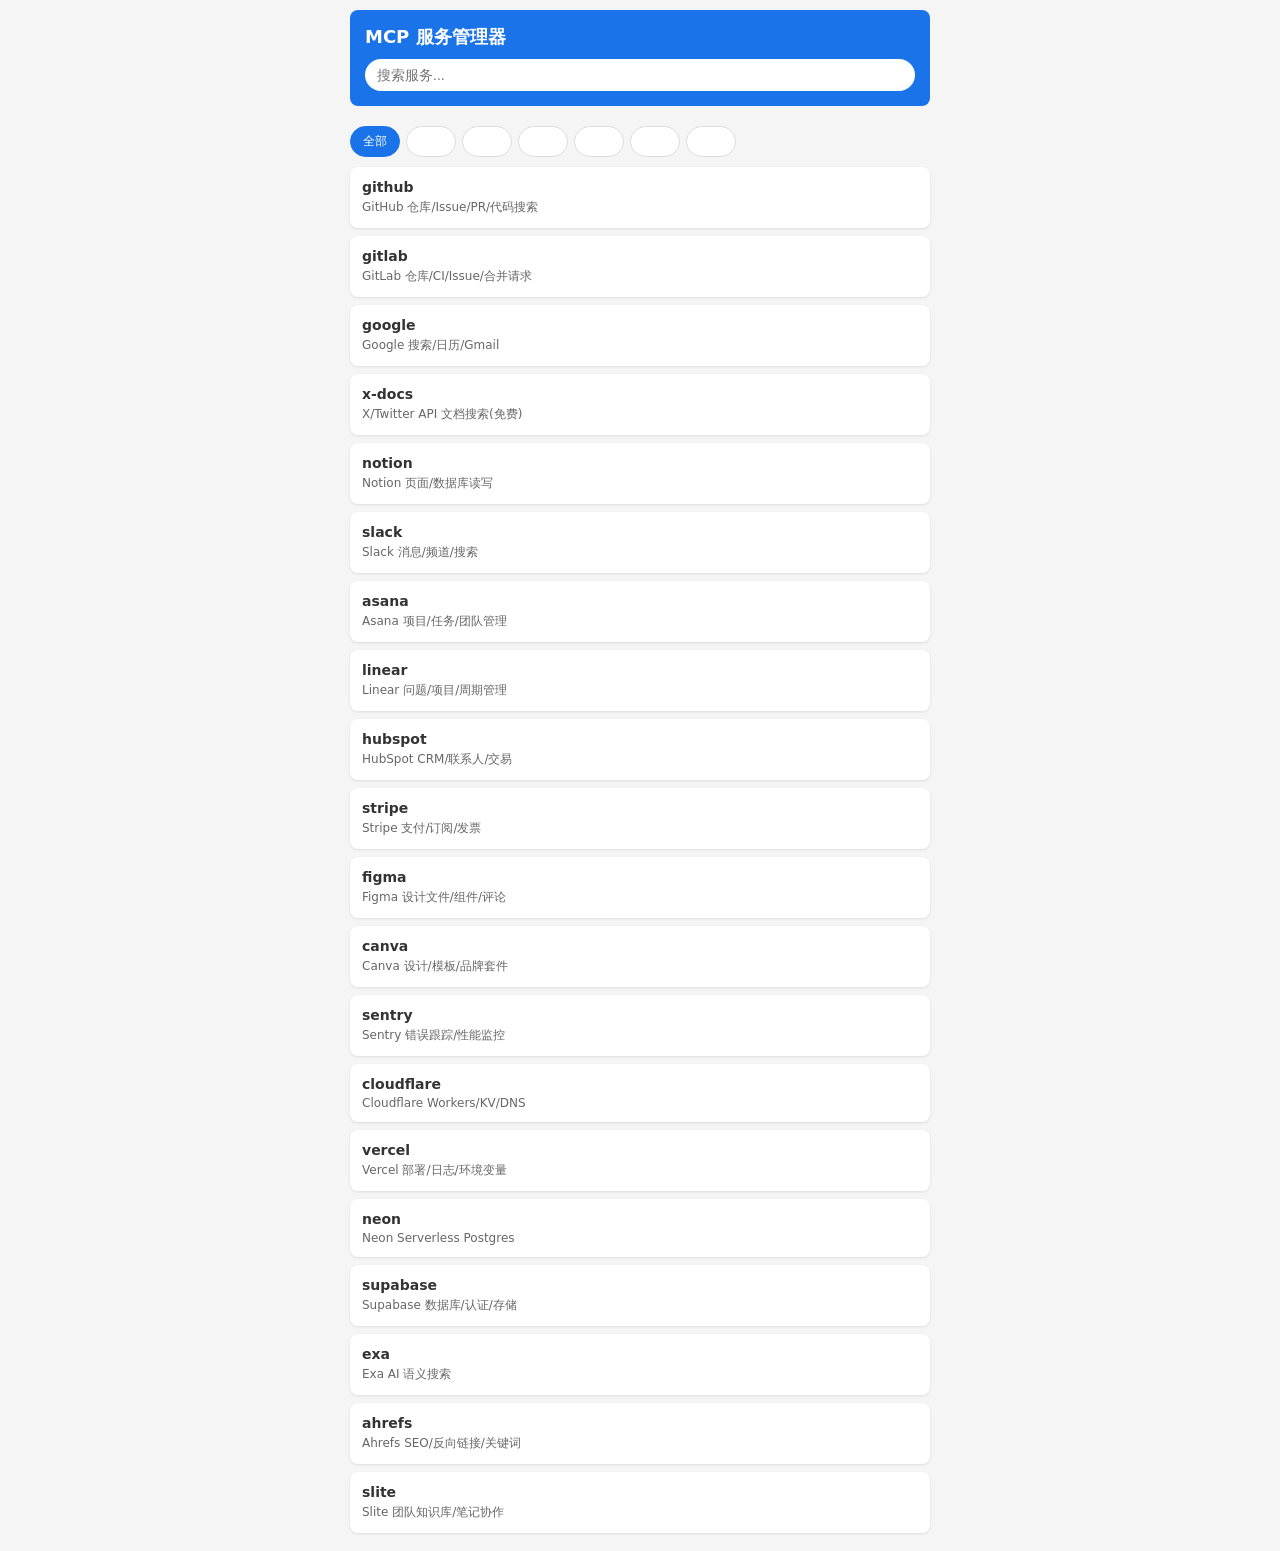
<file: index.html>
<!DOCTYPE html>
<html lang="zh-CN">
<head>
<meta charset="UTF-8">
<meta name="viewport" content="width=device-width, initial-scale=1.0">
<title>MCP 服务管理器</title>
<link rel="stylesheet" href="styles.css">
</head>
<body>
<div id="app">
  <header>
    <h1>MCP 服务管理器</h1>
    <input type="text" id="search" placeholder="搜索服务...">
  </header>
  <nav id="categories"></nav>
  <main id="list"></main>
  <div id="toast"></div>
  <div id="detail" class="hidden">
    <div class="detail-header">
      <button onclick="closeDetail()">← 返回</button>
      <button id="fav-btn" onclick="toggleFav()">☆ 收藏</button>
    </div>
    <h2 id="d-name"></h2>
    <p id="d-desc"></p>
    <pre id="d-config"></pre>
    <button onclick="copyConfig()">📋 复制配置</button>
  </div>
</div>
<script src="mcp-data.js"></script>
<script src="app.js"></script>
</body>
</html>
</file>
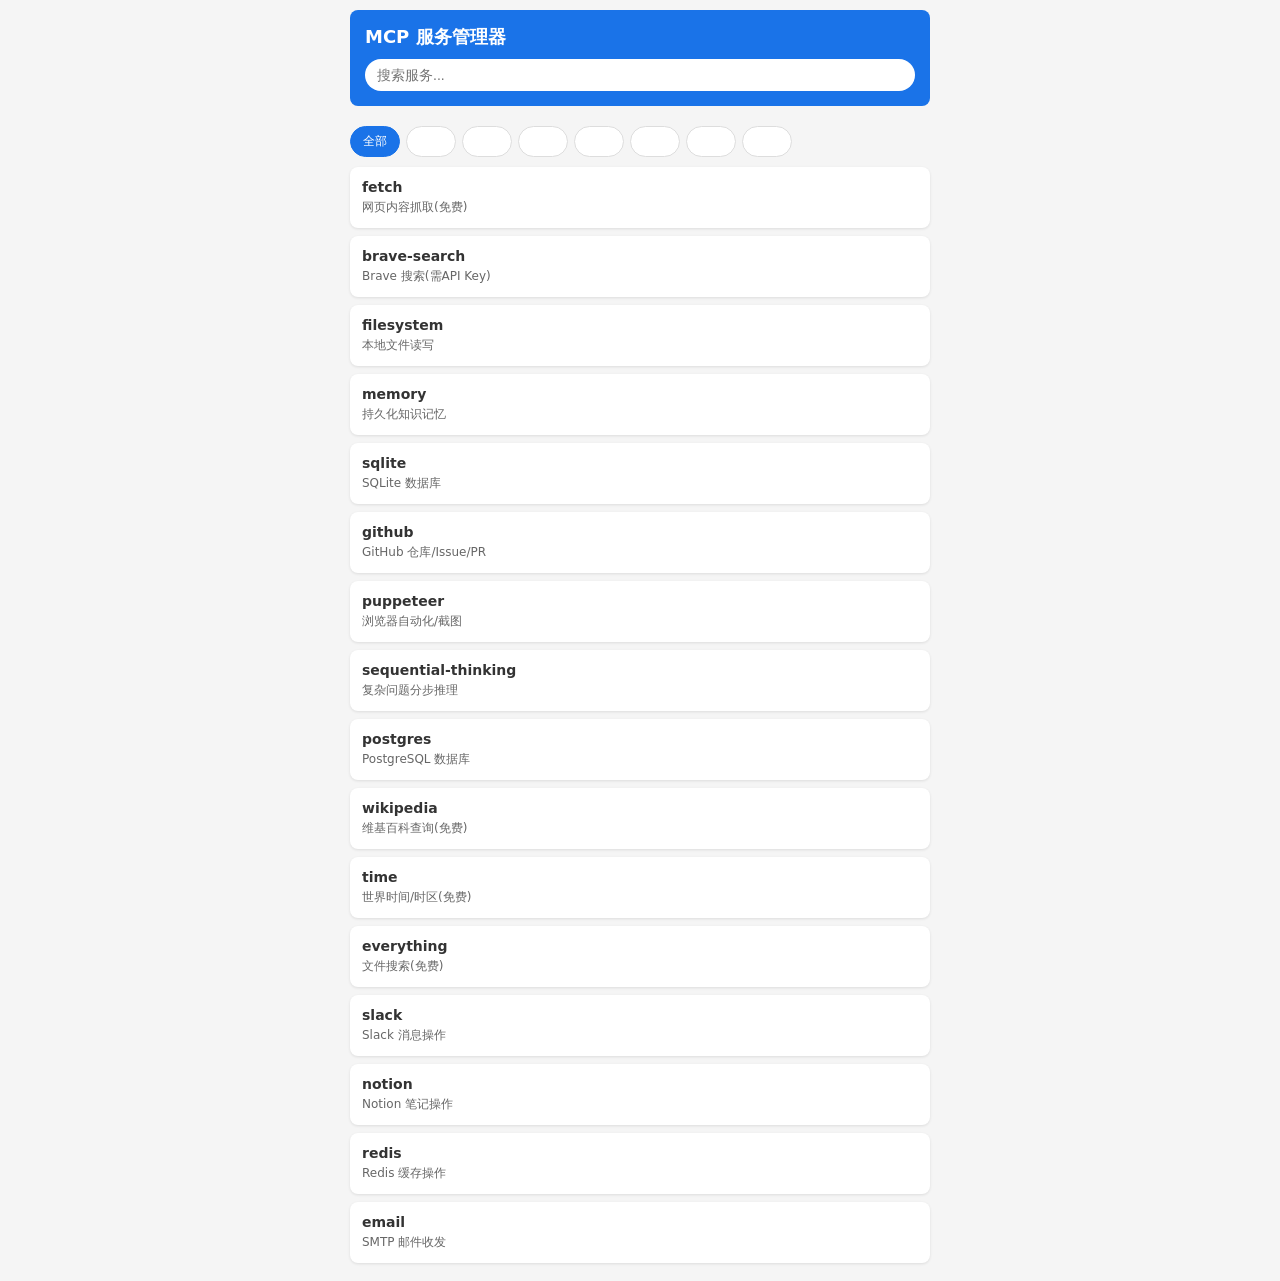
<file: app/src/main/assets/index.html>
<!DOCTYPE html>
<html lang="zh-CN">
<head>
<meta charset="UTF-8">
<meta name="viewport" content="width=device-width, initial-scale=1.0">
<title>MCP 服务管理器</title>
<link rel="stylesheet" href="styles.css">
</head>
<body>
<div id="app">
  <header>
    <h1>MCP 服务管理器</h1>
    <input type="text" id="search" placeholder="搜索服务...">
  </header>
  <nav id="categories"></nav>
  <main id="list"></main>
  <div id="toast"></div>
  <div id="editor" class="hidden">
    <div class="editor-header">
      <h2>编辑 mcp.json</h2>
      <button onclick="closeEditor()">关闭</button>
    </div>
    <textarea id="json-editor"></textarea>
    <button onclick="saveJson()">保存</button>
  </div>
  <div id="detail" class="hidden">
    <div class="detail-header">
      <button onclick="closeDetail()">← 返回</button>
      <button id="fav-btn" onclick="toggleFav()">☆ 收藏</button>
    </div>
    <h2 id="d-name"></h2>
    <p id="d-desc"></p>
    <pre id="d-config"></pre>
    <button onclick="copyConfig()">📋 复制配置</button>
  </div>
</div>
<script src="mcp-data.js"></script>
<script src="app.js"></script>
</body>
</html>
</file>
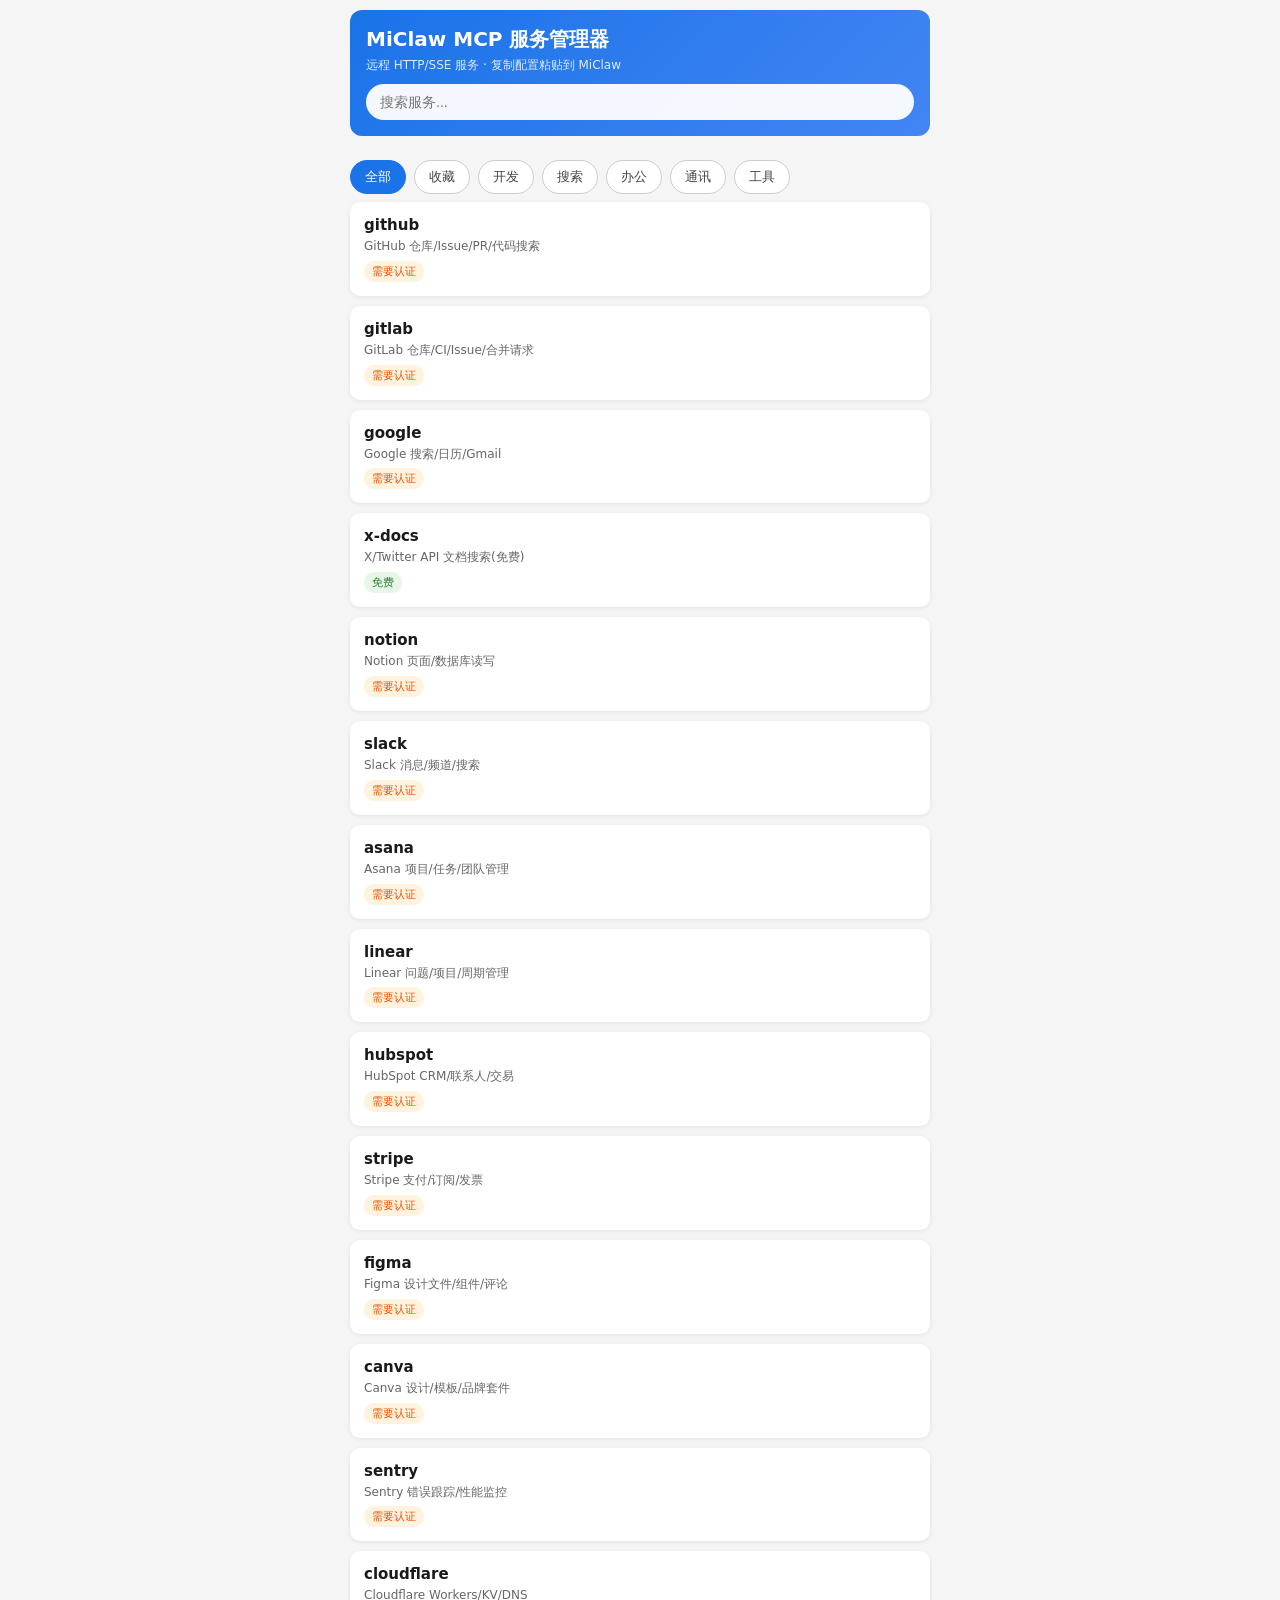
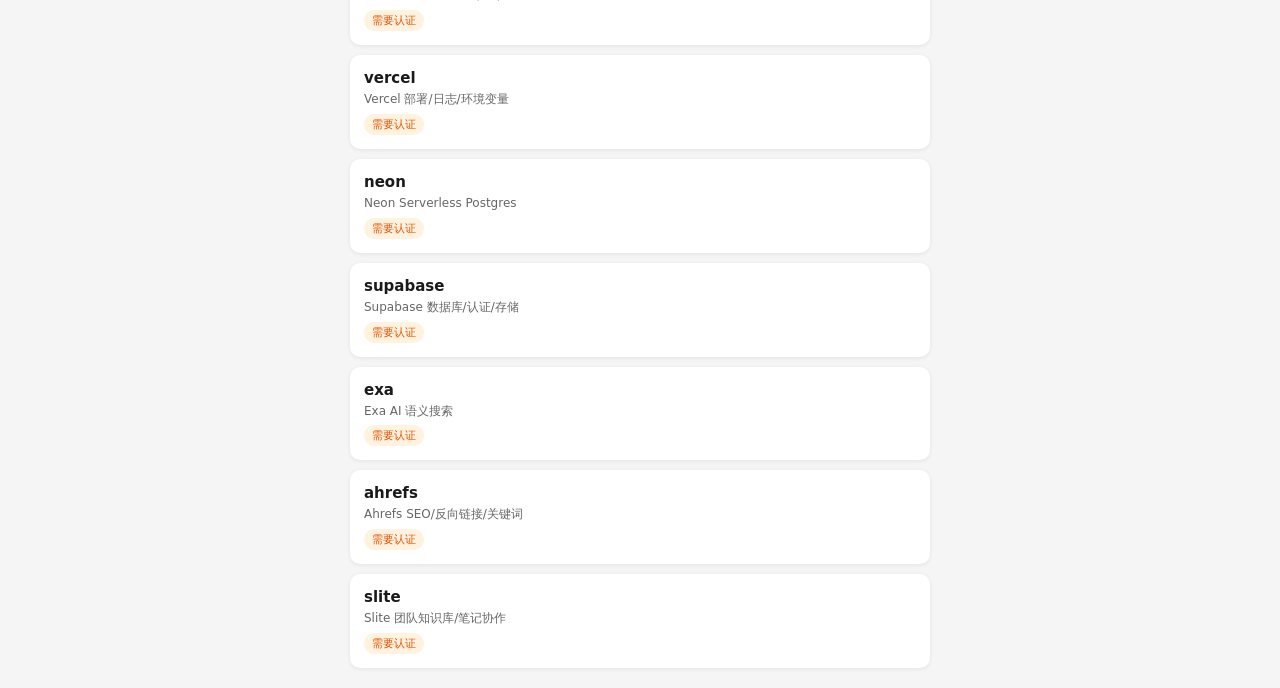
<file: standalone.html>
<!DOCTYPE html>
<html lang="zh-CN">
<head>
<meta charset="UTF-8">
<meta name="viewport" content="width=device-width, initial-scale=1.0">
<title>MiClaw MCP 服务管理器</title>
<style>
*{margin:0;padding:0;box-sizing:border-box}
body{font-family:system-ui;background:#f5f5f5;color:#333}
#app{max-width:600px;margin:0 auto;padding:10px}
header{background:linear-gradient(135deg,#1a73e8,#4285f4);color:#fff;padding:16px;border-radius:12px;margin-bottom:12px}
header h1{font-size:20px;margin-bottom:4px}
header p{font-size:12px;opacity:.85;margin-bottom:10px}
#search{width:100%;padding:10px 14px;border:none;border-radius:24px;font-size:14px;background:rgba(255,255,255,.95);color:#333}
#categories{display:flex;gap:8px;overflow-x:auto;padding:12px 0 8px;-webkit-overflow-scrolling:touch}
#categories::-webkit-scrollbar{display:none}
.cat-btn{padding:7px 14px;border:1px solid #ccc;border-radius:20px;background:#fff;color:#444;font-size:13px;font-weight:500;white-space:nowrap;cursor:pointer;transition:all .2s}
.cat-btn.active{background:#1a73e8;color:#fff;border-color:#1a73e8}
.cat-btn:active{transform:scale(.95)}
.card{background:#fff;border-radius:10px;padding:14px;margin-bottom:10px;box-shadow:0 1px 4px rgba(0,0,0,.08);cursor:pointer;transition:transform .1s}
.card:active{transform:scale(.98)}
.card h3{font-size:15px;margin-bottom:4px;color:#1a1a1a}
.card p{font-size:12px;color:#666;line-height:1.4}
.card .tag{display:inline-block;font-size:11px;padding:3px 8px;border-radius:10px;margin-top:6px;font-weight:500}
.tag-free{background:#e8f5e9;color:#2e7d32}
.tag-key{background:#fff3e0;color:#e65100}
.hidden{display:none}
#toast{position:fixed;bottom:30px;left:50%;transform:translateX(-50%);background:#323232;color:#fff;padding:10px 20px;border-radius:24px;font-size:13px;display:none;z-index:200}
#detail{position:fixed;top:0;left:0;right:0;bottom:0;background:#f5f5f5;z-index:100;padding:16px;overflow-y:auto;max-width:600px;margin:0 auto}
.detail-header{display:flex;justify-content:space-between;margin-bottom:16px}
.detail-header button{padding:8px 14px;border:1px solid #ddd;border-radius:8px;background:#fff;font-size:13px;color:#444}
#d-name{font-size:20px;margin-bottom:6px;color:#1a1a1a}
#d-desc{color:#666;margin-bottom:14px;font-size:13px;line-height:1.5}
#d-config{background:#1e1e1e;color:#d4d4d4;padding:14px;border-radius:10px;font-size:12px;font-family:'SF Mono',Menlo,monospace;overflow-x:auto;white-space:pre-wrap;word-break:break-all;max-height:400px;overflow-y:auto;margin-bottom:14px;line-height:1.5}
.btn-row{display:flex;gap:10px}
.btn-row button{flex:1;padding:12px;border:none;border-radius:10px;font-size:14px;font-weight:500;cursor:pointer}
.btn-primary{background:#1a73e8;color:#fff}
.btn-primary:active{opacity:.85}
.note{background:#fffde7;padding:10px 14px;border-radius:8px;font-size:12px;color:#888;margin-bottom:12px;line-height:1.4}
</style>
</head>
<body>
<div id="app">
  <header>
    <h1>MiClaw MCP 服务管理器</h1>
    <p>远程 HTTP/SSE 服务 · 复制配置粘贴到 MiClaw</p>
    <input type="text" id="search" placeholder="搜索服务...">
  </header>
  <nav id="categories"></nav>
  <main id="list"></main>
  <div id="toast"></div>
  <div id="detail" class="hidden">
    <div class="detail-header">
      <button onclick="closeDetail()">← 返回</button>
      <button id="fav-btn" onclick="toggleFav()">☆ 收藏</button>
    </div>
    <h2 id="d-name"></h2>
    <p id="d-desc"></p>
    <div class="note">MiClaw 格式：{"servers":[{...}]}</div>
    <pre id="d-config"></pre>
    <div class="btn-row">
      <button class="btn-primary" onclick="copyConfig()">📋 复制配置</button>
    </div>
  </div>
</div>
<script>
const MCP_SERVICES=[
{name:"github",cat:"开发",desc:"GitHub 仓库/Issue/PR/代码搜索",needKey:true,config:{"servers":[{"name":"github","url":"https://api.githubcopilot.com/mcp/","headers":{"Authorization":"Bearer YOUR_GITHUB_TOKEN"}}]}},
{name:"gitlab",cat:"开发",desc:"GitLab 仓库/CI/Issue/合并请求",needKey:true,config:{"servers":[{"name":"gitlab","url":"https://gitlab.com/api/v4/mcp","headers":{"Authorization":"Bearer YOUR_GITLAB_TOKEN"}}]}},
{name:"google",cat:"搜索",desc:"Google 搜索/日历/Gmail",needKey:true,config:{"servers":[{"name":"google","url":"https://mcp.google.com/mcp"}]}},
{name:"x-docs",cat:"搜索",desc:"X/Twitter API 文档搜索(免费)",needKey:false,config:{"servers":[{"name":"x-docs","url":"https://docs.x.com/mcp"}]}},
{name:"notion",cat:"办公",desc:"Notion 页面/数据库读写",needKey:true,config:{"servers":[{"name":"notion","url":"https://mcp.notion.com/mcp"}]}},
{name:"slack",cat:"通讯",desc:"Slack 消息/频道/搜索",needKey:true,config:{"servers":[{"name":"slack","url":"https://mcp.slack.com/mcp"}]}},
{name:"asana",cat:"办公",desc:"Asana 项目/任务/团队管理",needKey:true,config:{"servers":[{"name":"asana","url":"https://mcp.asana.com/sse"}]}},
{name:"linear",cat:"办公",desc:"Linear 问题/项目/周期管理",needKey:true,config:{"servers":[{"name":"linear","url":"https://mcp.linear.app/mcp"}]}},
{name:"hubspot",cat:"办公",desc:"HubSpot CRM/联系人/交易",needKey:true,config:{"servers":[{"name":"hubspot","url":"https://mcp.hubspot.com"}]}},
{name:"stripe",cat:"工具",desc:"Stripe 支付/订阅/发票",needKey:true,config:{"servers":[{"name":"stripe","url":"https://mcp.stripe.com"}]}},
{name:"figma",cat:"工具",desc:"Figma 设计文件/组件/评论",needKey:true,config:{"servers":[{"name":"figma","url":"https://mcp.figma.com/mcp"}]}},
{name:"canva",cat:"工具",desc:"Canva 设计/模板/品牌套件",needKey:true,config:{"servers":[{"name":"canva","url":"https://mcp.canva.com/mcp"}]}},
{name:"sentry",cat:"开发",desc:"Sentry 错误跟踪/性能监控",needKey:true,config:{"servers":[{"name":"sentry","url":"https://mcp.sentry.dev/mcp"}]}},
{name:"cloudflare",cat:"开发",desc:"Cloudflare Workers/KV/DNS",needKey:true,config:{"servers":[{"name":"cloudflare","url":"https://mcp.cloudflare.com/mcp"}]}},
{name:"vercel",cat:"开发",desc:"Vercel 部署/日志/环境变量",needKey:true,config:{"servers":[{"name":"vercel","url":"https://mcp.vercel.com"}]}},
{name:"neon",cat:"开发",desc:"Neon Serverless Postgres",needKey:true,config:{"servers":[{"name":"neon","url":"https://mcp.neon.tech/mcp"}]}},
{name:"supabase",cat:"开发",desc:"Supabase 数据库/认证/存储",needKey:true,config:{"servers":[{"name":"supabase","url":"https://mcp.supabase.com/mcp"}]}},
{name:"exa",cat:"搜索",desc:"Exa AI 语义搜索",needKey:true,config:{"servers":[{"name":"exa","url":"https://mcp.exa.ai/mcp"}]}},
{name:"ahrefs",cat:"搜索",desc:"Ahrefs SEO/反向链接/关键词",needKey:true,config:{"servers":[{"name":"ahrefs","url":"https://api.ahrefs.com/mcp/mcp"}]}},
{name:"slite",cat:"办公",desc:"Slite 团队知识库/笔记协作",needKey:true,config:{"servers":[{"name":"slite","url":"https://api.slite.com/mcp"}]}}
];
let favs=JSON.parse(localStorage.getItem('favs')||'[]');
let currentCat='全部',currentService=null;
function init(){renderCategories();renderList(MCP_SERVICES);document.getElementById('search').addEventListener('input',e=>{const q=e.target.value.toLowerCase();renderList(MCP_SERVICES.filter(s=>s.name.includes(q)||s.desc.includes(q)))})}
function renderCategories(){const cats=['全部','收藏',...new Set(MCP_SERVICES.map(s=>s.cat))];document.getElementById('categories').innerHTML=cats.map(c=>`<button class="cat-btn ${c===currentCat?'active':''}" onclick="filterCat('${c}')">${c}</button>`).join('')}
function filterCat(cat){currentCat=cat;renderCategories();if(cat==='全部')renderList(MCP_SERVICES);else if(cat==='收藏')renderList(MCP_SERVICES.filter(s=>favs.includes(s.name)));else renderList(MCP_SERVICES.filter(s=>s.cat===cat))}
function renderList(s){document.getElementById('list').innerHTML=s.length?s.map(s=>`<div class="card" onclick="showDetail('${s.name}')"><h3>${s.name}</h3><p>${s.desc}</p><span class="tag ${s.needKey?'tag-key':'tag-free'}">${s.needKey?'需要认证':'免费'}</span></div>`).join(''):'<p style="text-align:center;color:#999;padding:40px 0">没有找到服务</p>'}
function showDetail(n){currentService=MCP_SERVICES.find(s=>s.name===n);document.getElementById('d-name').textContent=currentService.name;document.getElementById('d-desc').textContent=currentService.desc;document.getElementById('d-config').textContent=JSON.stringify(currentService.config,null,2);document.getElementById('fav-btn').textContent=favs.includes(n)?'★ 已收藏':'☆ 收藏';document.getElementById('fav-btn').className=favs.includes(n)?'faved':'';document.getElementById('detail').classList.remove('hidden');window.scrollTo(0,0)}
function closeDetail(){document.getElementById('detail').classList.add('hidden')}
function toggleFav(){if(!currentService)return;const i=favs.indexOf(currentService.name);if(i>-1)favs.splice(i,1);else favs.push(currentService.name);localStorage.setItem('favs',JSON.stringify(favs));document.getElementById('fav-btn').textContent=favs.includes(currentService.name)?'★ 已收藏':'☆ 收藏';document.getElementById('fav-btn').className=favs.includes(currentService.name)?'faved':''}
function copyConfig(){if(!currentService)return;navigator.clipboard.writeText(JSON.stringify(currentService.config,null,2)).then(()=>toast('已复制配置')).catch(()=>{const ta=document.createElement('textarea');ta.value=JSON.stringify(currentService.config,null,2);document.body.appendChild(ta);ta.select();document.execCommand('copy');document.body.removeChild(ta);toast('已复制配置')})}
function toast(m){const t=document.getElementById('toast');t.textContent=m;t.style.display='block';setTimeout(()=>t.style.display='none',2000)}
init();
</script>
</body>
</html>
</file>
<file: styles.css>
* { margin:0; padding:0; box-sizing:border-box; }
body { font-family:system-ui; background:#f5f5f5; color:#333; }
#app { max-width:600px; margin:0 auto; padding:10px; }
header { background:#1a73e8; color:#fff; padding:15px; border-radius:8px; margin-bottom:10px; }
header h1 { font-size:18px; margin-bottom:10px; }
#search { width:100%; padding:8px 12px; border:none; border-radius:20px; font-size:14px; }
#categories { display:flex; gap:6px; overflow-x:auto; padding:10px 0; }
.cat-btn { padding:6px 12px; border:1px solid #ddd; border-radius:16px; background:#fff; font-size:12px; white-space:nowrap; cursor:pointer; }
.cat-btn.active { background:#1a73e8; color:#fff; border-color:#1a73e8; }
.card { background:#fff; border-radius:8px; padding:12px; margin-bottom:8px; box-shadow:0 1px 3px rgba(0,0,0,0.1); cursor:pointer; }
.card h3 { font-size:14px; margin-bottom:4px; }
.card p { font-size:12px; color:#666; }
.hidden { display:none; }
#toast { position:fixed; bottom:20px; left:50%; transform:translateX(-50%); background:#333; color:#fff; padding:8px 16px; border-radius:20px; font-size:13px; display:none; }
#detail { position:fixed; top:0; left:0; right:0; bottom:0; background:#fff; z-index:100; padding:15px; overflow-y:auto; max-width:600px; margin:0 auto; }
.detail-header { display:flex; justify-content:space-between; margin-bottom:15px; }
.detail-header button { padding:6px 12px; border:1px solid #ddd; border-radius:6px; background:#fff; }
#d-name { font-size:18px; margin-bottom:8px; }
#d-desc { color:#666; margin-bottom:15px; font-size:13px; }
#d-config { background:#f8f8f8; padding:10px; border-radius:6px; font-size:11px; overflow-x:auto; white-space:pre-wrap; word-break:break-all; max-height:300px; overflow-y:auto; margin-bottom:10px; }
button { padding:8px 16px; border:none; border-radius:6px; background:#1a73e8; color:#fff; cursor:pointer; font-size:13px; }
button:hover { opacity:0.9; }
#fav-btn.faved { background:#ff9800; }
</file>
<file: app/src/main/assets/styles.css>
* { margin:0; padding:0; box-sizing:border-box; }
body { font-family:system-ui; background:#f5f5f5; color:#333; }
#app { max-width:600px; margin:0 auto; padding:10px; }
header { background:#1a73e8; color:#fff; padding:15px; border-radius:8px; margin-bottom:10px; }
header h1 { font-size:18px; margin-bottom:10px; }
#search { width:100%; padding:8px 12px; border:none; border-radius:20px; font-size:14px; }
#categories { display:flex; gap:6px; overflow-x:auto; padding:10px 0; }
.cat-btn { padding:6px 12px; border:1px solid #ddd; border-radius:16px; background:#fff; font-size:12px; white-space:nowrap; cursor:pointer; }
.cat-btn.active { background:#1a73e8; color:#fff; border-color:#1a73e8; }
.card { background:#fff; border-radius:8px; padding:12px; margin-bottom:8px; box-shadow:0 1px 3px rgba(0,0,0,0.1); cursor:pointer; }
.card h3 { font-size:14px; margin-bottom:4px; }
.card p { font-size:12px; color:#666; }
.hidden { display:none; }
#toast { position:fixed; bottom:20px; left:50%; transform:translateX(-50%); background:#333; color:#fff; padding:8px 16px; border-radius:20px; font-size:13px; display:none; }
#detail, #editor { position:fixed; top:0; left:0; right:0; bottom:0; background:#fff; z-index:100; padding:15px; overflow-y:auto; max-width:600px; margin:0 auto; }
.detail-header { display:flex; justify-content:space-between; margin-bottom:15px; }
.detail-header button { padding:6px 12px; border:1px solid #ddd; border-radius:6px; background:#fff; }
#d-name { font-size:18px; margin-bottom:8px; }
#d-desc { color:#666; margin-bottom:15px; font-size:13px; }
#d-config { background:#f8f8f8; padding:10px; border-radius:6px; font-size:11px; overflow-x:auto; white-space:pre-wrap; word-break:break-all; max-height:300px; overflow-y:auto; margin-bottom:10px; }
.editor-header { display:flex; justify-content:space-between; align-items:center; margin-bottom:10px; }
#json-editor { width:100%; height:70vh; font-family:monospace; font-size:12px; padding:10px; border:1px solid #ddd; border-radius:6px; }
button { padding:8px 16px; border:none; border-radius:6px; background:#1a73e8; color:#fff; cursor:pointer; font-size:13px; }
button:hover { opacity:0.9; }
#fav-btn.faved { background:#ff9800; }
</file>
